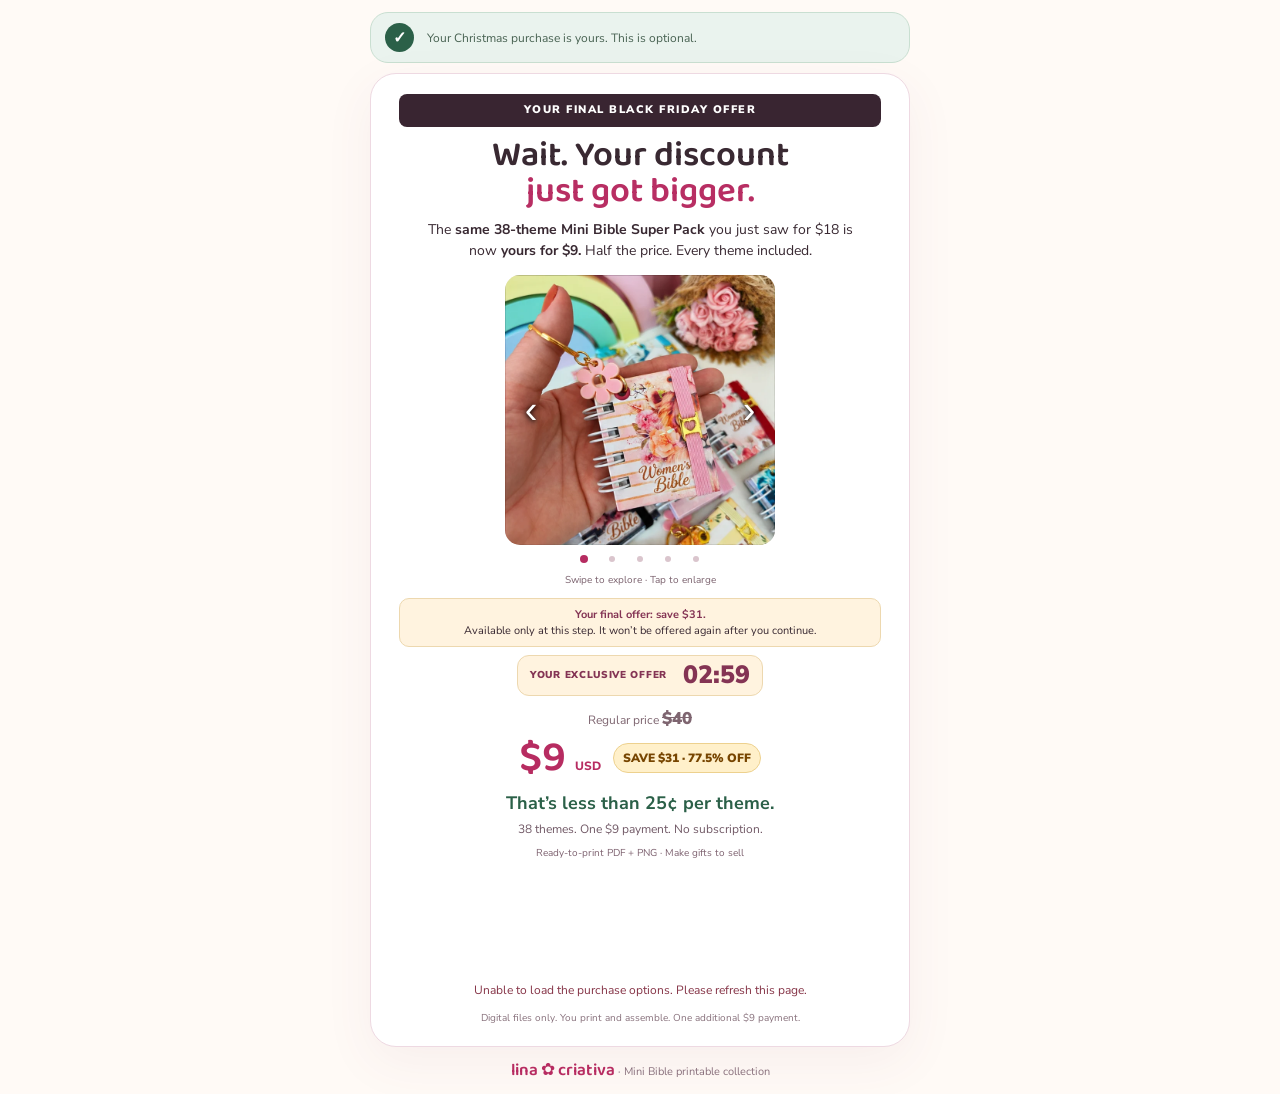
<file: index.html>
<!doctype html><html lang="en-US"><head><meta charset="utf-8"><meta name="viewport" content="width=device-width,initial-scale=1"><meta name="robots" content="noindex,nofollow"><meta name="theme-color" content="#fffaf6"><meta name="description" content="A final $9 offer for the 38-theme Mini Bible printable Super Pack in PDF and PNG."><title>One last offer — 38 Mini Bible themes for $9 | Lina Criativa</title><link rel="preload" as="font" href="./assets/baloo-latin.woff2" type="font/woff2" crossorigin><link rel="stylesheet" href="./compact.css?v=downsell-three-min-3"><script src="./offer-config.js" defer></script><script src="./app.js?v=downsell-three-min-3" defer></script></head><body><main class="shell"><section class="thanks" aria-label="Your purchase"><span class="check" aria-hidden="true">✓</span><div><p>Your Christmas purchase is yours. This is optional.</p></div></section><section class="offer" aria-labelledby="offer-title"><p class="eyebrow">YOUR FINAL BLACK FRIDAY OFFER</p><h2 id="offer-title">Wait. Your discount<br><span>just got bigger.</span></h2><p class="intro">The <strong>same 38-theme Mini Bible Super Pack</strong> you just saw for $18 is now <strong>yours for $9.</strong> Half the price. Every theme included.</p><div class="product"><div class="gallery" role="region" aria-label="Mini Bible photo gallery"><div class="gallery-stage"><div class="gallery-track"><button class="slide zoom" type="button" aria-label="Enlarge photo 1"><img src="./assets/photo-01.webp" alt="Floral Mini Bible keepsake with a flower charm" width="700" height="700" fetchpriority="high"></button><button class="slide zoom" type="button" aria-label="Enlarge photo 2"><img src="./assets/photo-02.webp" alt="Pink floral Mini Bible held in a hand" width="700" height="700" loading="lazy"></button><button class="slide zoom" type="button" aria-label="Enlarge photo 3"><img src="./assets/photo-04.webp" alt="Mini Bible with a cross and botanical cover" width="700" height="700" loading="lazy"></button><button class="slide zoom" type="button" aria-label="Enlarge photo 4"><img src="./assets/photo-03.webp" alt="Printed verse pages inside a Mini Bible" width="700" height="700" loading="lazy"></button><button class="slide zoom" type="button" aria-label="Enlarge photo 5"><img src="./assets/hero.webp" alt="A selection of Mini Bible themes" width="700" height="700" loading="lazy"></button></div><button class="gallery-arrow prev" type="button" aria-label="Previous photo">‹</button><button class="gallery-arrow next" type="button" aria-label="Next photo">›</button></div><div class="gallery-dots"><button type="button" data-slide="0" aria-label="Show photo 1" aria-pressed="true"></button><button type="button" data-slide="1" aria-label="Show photo 2" aria-pressed="false"></button><button type="button" data-slide="2" aria-label="Show photo 3" aria-pressed="false"></button><button type="button" data-slide="3" aria-label="Show photo 4" aria-pressed="false"></button><button type="button" data-slide="4" aria-label="Show photo 5" aria-pressed="false"></button></div><p class="gallery-hint">Swipe to explore · Tap to enlarge</p></div></div><div class="decision"><p class="last-chance"><strong>Your final offer: save $31.</strong><br>Available only at this step. It won’t be offered again after you continue.</p><div class="offer-clock" aria-label="Three-minute countdown"><span>YOUR EXCLUSIVE OFFER</span><strong role="timer" aria-live="off" id="offer-countdown">03:00</strong></div><div class="bf-price"><p class="regular">Regular price <del>$40</del></p><p class="price"><strong>$9 <small>USD</small></strong><span class="saving">SAVE $31 · 77.5% OFF</span></p><p class="theme-value"><strong>That’s less than 25¢ per theme.</strong><span>38 themes. One $9 payment. No subscription.</span></p><p class="bf-note">Ready-to-print PDF + PNG · Make gifts to sell</p></div><!-- HOTMART - Sales Funnel Widget --><div id="hotmart-sales-funnel"></div><p class="widget-status" role="status" hidden>Unable to load the purchase options. Please refresh this page.</p><p class="fine">Digital files only. You print and assemble. One additional $9 payment.</p></div></section></main><footer>lina ✿ criativa <span>· Mini Bible printable collection</span></footer><dialog id="lightbox" aria-label="Enlarged Mini Bible photo"><button type="button" aria-label="Close photo">×</button><img alt=""></dialog><script src="https://checkout.hotmart.com/lib/hotmart-checkout-elements.js" onload="checkoutElements.init('salesFunnel').mount('#hotmart-sales-funnel')" onerror="document.querySelector('.widget-status').hidden=false"></script></body></html>
</file>
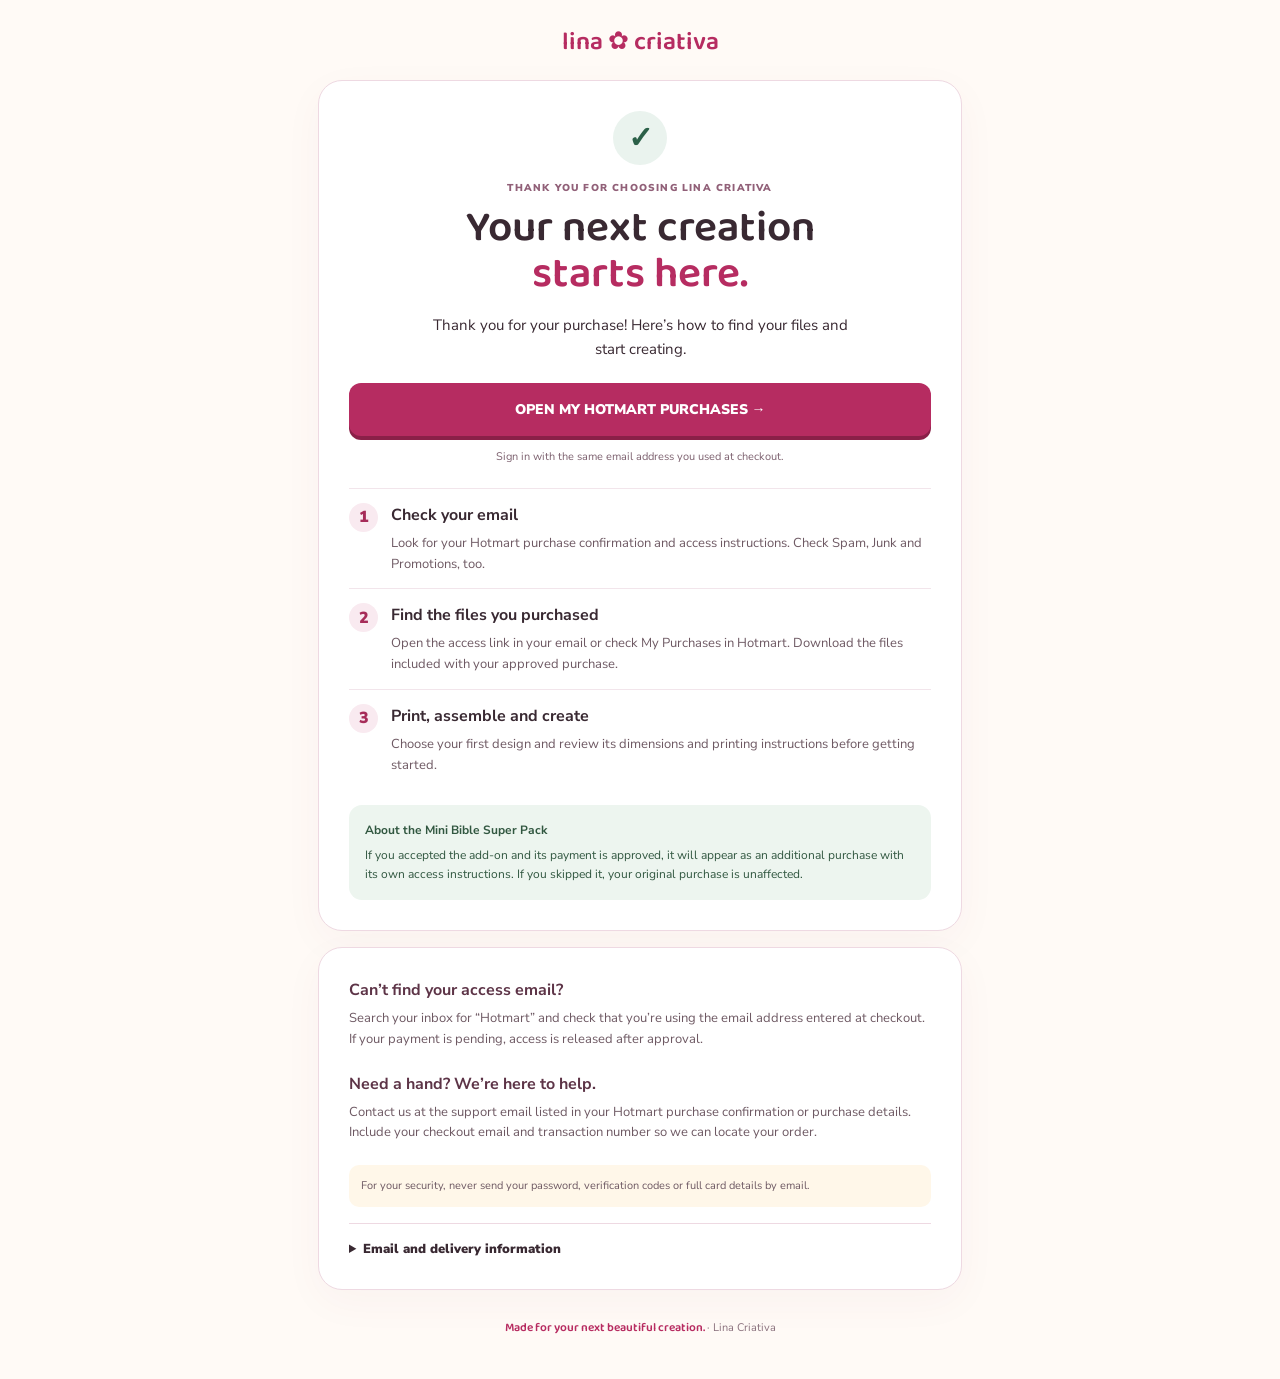
<file: thank-you.html>
<!doctype html>
<html lang="en-US"><head><meta charset="utf-8"><meta name="viewport" content="width=device-width,initial-scale=1"><meta name="robots" content="noindex,nofollow"><meta name="theme-color" content="#fffaf6"><title>Thank you! Your next steps | Lina Criativa</title><link rel="stylesheet" href="./compact.css?v=thank-you-1"><link rel="stylesheet" href="./thank-you.css"></head>
<body><main class="thankyou-shell"><header class="ty-brand">lina ✿ criativa</header><section class="ty-card"><div class="ty-check" aria-hidden="true">✓</div><p class="ty-eyebrow">THANK YOU FOR CHOOSING LINA CRIATIVA</p><h1>Your next creation<br><span>starts here.</span></h1><p class="ty-lead">Thank you for your purchase! Here’s how to find your files and start creating.</p><a class="ty-button" href="https://consumer.hotmart.com/">OPEN MY HOTMART PURCHASES <span aria-hidden="true">→</span></a><p class="ty-button-note">Sign in with the same email address you used at checkout.</p><ol class="ty-steps"><li><span>1</span><div><h2>Check your email</h2><p>Look for your Hotmart purchase confirmation and access instructions. Check Spam, Junk and Promotions, too.</p></div></li><li><span>2</span><div><h2>Find the files you purchased</h2><p>Open the access link in your email or check My Purchases in Hotmart. Download the files included with your approved purchase.</p></div></li><li><span>3</span><div><h2>Print, assemble and create</h2><p>Choose your first design and review its dimensions and printing instructions before getting started.</p></div></li></ol><div class="ty-note"><strong>About the Mini Bible Super Pack</strong><p>If you accepted the add-on and its payment is approved, it will appear as an additional purchase with its own access instructions. If you skipped it, your original purchase is unaffected.</p></div></section><section class="ty-card ty-help"><h2>Can’t find your access email?</h2><p>Search your inbox for “Hotmart” and check that you’re using the email address entered at checkout. If your payment is pending, access is released after approval.</p><h2>Need a hand? We’re here to help.</h2><p>Contact us at the support email listed in your Hotmart purchase confirmation or purchase details. Include your checkout email and transaction number so we can locate your order.</p><p class="ty-security">For your security, never send your password, verification codes or full card details by email.</p><details><summary>Email and delivery information</summary><p>Your purchase confirmation and access instructions are sent to the email address used at checkout. Keep those messages so you can return to your files. If you entered the wrong address or cannot locate your access, contact the support email shown in your Hotmart purchase.</p><p>These are digital files. No physical product is shipped. Printing, materials and assembly are your responsibility. Access covers only the products with approved payments.</p></details></section><footer>Made for your next beautiful creation. <span>· Lina Criativa</span></footer></main></body></html>
</file>
<file: compact.css>
@font-face{font-family:Baloo;src:url('./assets/baloo-latin.woff2') format('woff2');font-display:swap}@font-face{font-family:Nunito;src:url('./assets/nunito-latin.woff2') format('woff2');font-display:swap}*{box-sizing:border-box}body{margin:0;background:#fffaf6;color:#392932;font-family:Nunito,Arial,sans-serif;line-height:1.5}.shell{max-width:760px;margin:26px auto 0;padding:0 20px}.thanks{display:flex;gap:13px;align-items:flex-start;background:#eaf3ee;border:1px solid #c9dfd1;border-radius:18px;padding:18px 22px;margin-bottom:18px}.check{flex:none;border-radius:50%;background:#2b6048;color:#fff;width:29px;height:29px;display:grid;place-items:center;font-weight:900}.thanks h1{font-size:19px;line-height:1.3;margin:0 0 5px;color:#224e3b}.thanks p{font-size:13px;margin:0;color:#486252}.offer{background:#fff;border:1px solid #eed9e2;box-shadow:0 15px 50px #843b5910;border-radius:26px;padding:28px 34px}.eyebrow{text-align:center;text-transform:uppercase;letter-spacing:1.5px;font-size:11px;font-weight:900;color:#ad2b5c;margin:0 0 10px}.offer h2{font-family:Baloo,Georgia,serif;font-size:43px;line-height:1.04;text-align:center;font-weight:600;margin:0}.offer h2 span{color:#b82e63}.intro{text-align:center;max-width:590px;margin:14px auto 20px;font-size:16px;line-height:1.5}.product{display:grid;grid-template-columns:165px 1fr;gap:24px;align-items:center}.product img{width:165px;height:210px;object-fit:cover;border-radius:16px}.product ul{list-style:none;padding:0;margin:0;font-size:14px}.product li{position:relative;padding:5px 0 5px 20px}.product li:before{content:'✓';position:absolute;left:0;color:#2b6048;font-weight:900}.bonus{font-size:12px;color:#7b626e;line-height:1.45;border-top:1px solid #f0e2e8;padding-top:10px;margin:10px 0 0}.decision{margin-top:18px}.price{display:flex;align-items:center;justify-content:center;gap:14px;flex-wrap:wrap;margin:0 0 12px}.price>span{font-size:12px;color:#79616e}.price strong{color:#b72c61;font-family:Baloo,Georgia,serif;font-size:46px;font-weight:600;line-height:1.1}.price small{font:800 12px Nunito}.accept{display:block;text-align:center;text-decoration:none;font-size:15px;font-weight:900;line-height:1.3;color:white;background:#b62c61;box-shadow:0 5px 0 #8a2048;border-radius:13px;padding:17px 14px}.accept:focus-visible,.decline:focus-visible{outline:3px solid #285848;outline-offset:5px}.decline{display:block;text-align:center;font-size:12px;color:#78616b;margin-top:20px;text-underline-offset:4px}.fine{text-align:center;font-size:11px;color:#88717c;line-height:1.5;margin:12px 0 0}footer{text-align:center;font:20px Baloo,Georgia,serif;color:#b72c61;padding:16px 20px}footer span{font:11px Nunito;color:#8a717d}@media(max-width:600px){.shell{margin-top:12px;padding:0 12px}.thanks{padding:13px;gap:10px;margin-bottom:12px;border-radius:15px}.thanks h1{font-size:16px}.thanks p{font-size:11px}.check{width:25px;height:25px}.offer{padding:20px 16px;border-radius:20px}.eyebrow{font-size:9px;letter-spacing:1px;margin-bottom:10px}.offer h2{font-size:33px}.intro{font-size:13px;margin:11px auto 15px}.product{grid-template-columns:103px 1fr;gap:12px}.product img{width:103px;height:161px;border-radius:11px}.product ul{font-size:11px;line-height:1.45}.product li{padding:4px 0 4px 14px}.bonus{font-size:10px;margin-top:7px;padding-top:7px}.decision{margin-top:14px}.price{gap:9px;margin-bottom:10px}.price>span{font-size:10px}.price strong{font-size:40px}.accept{font-size:13px;padding:14px 10px}.decline{font-size:11px;margin-top:17px}.fine{font-size:10px;margin-top:10px}footer{padding:12px;font-size:18px}}
.bf-price{text-align:center;margin-bottom:13px}.regular{font-size:12px;color:#7e6570;margin:0 0 3px}.regular del{font-weight:900;font-size:17px}.bf-price .price{margin:0;gap:12px}.saving{background:#fff0ca;border:1px solid #edd18e;color:#774500!important;font-weight:900;padding:5px 9px;border-radius:30px}.bf-note{font-size:10px;color:#7d616f;margin:5px 0 0}.eyebrow{background:#392531;color:#fff;border-radius:8px;padding:8px 6px}.offer h2{font-size:39px}@media(max-width:600px){.offer h2{font-size:30px}.intro{font-size:12px;line-height:1.45;margin:10px auto 13px}.eyebrow{font-size:9px;padding:7px 4px}.bf-price{margin-bottom:11px}.regular{font-size:10px}.regular del{font-size:14px}.bf-note{font-size:9px}.saving{font-size:9px!important;padding:4px 7px}.decision{margin-top:12px}.accept{font-size:13px}}

/* Photo gallery and compact mobile layout */
[hidden]{display:none!important}.product{grid-template-columns:220px minmax(0,1fr);gap:20px}.gallery{min-width:0}.gallery-stage{position:relative;border-radius:15px;overflow:hidden;background:#f8efed}.gallery-track{display:flex;overflow-x:auto;scroll-snap-type:x mandatory;scrollbar-width:none;overscroll-behavior-x:contain}.gallery-track::-webkit-scrollbar{display:none}.slide{flex:0 0 100%;min-width:0;scroll-snap-align:start;padding:0;border:0;background:none;cursor:zoom-in}.product .slide img{display:block;width:100%;height:auto;aspect-ratio:1;object-fit:contain;border-radius:0}.gallery-arrow{position:absolute;top:50%;transform:translateY(-50%);width:34px;height:44px;border:0;border-radius:10px;background:#ffffffed;color:#6e2541;font-size:28px;cursor:pointer;box-shadow:0 2px 8px #0002}.prev{left:4px}.next{right:4px}.gallery-dots{display:flex;justify-content:center;gap:0}.gallery-dots button{position:relative;width:28px;height:28px;border:0;background:none;cursor:pointer}.gallery-dots button:after{content:'';position:absolute;width:6px;height:6px;left:11px;top:11px;border-radius:50%;background:#dac5cd}.gallery-dots button[aria-pressed=true]:after{background:#b62c61;width:8px;height:8px;left:10px;top:10px}.gallery-hint{text-align:center;font-size:10px;color:#7b626e;margin:0}.last-chance{background:#fff3df;border:1px solid #edd8af;border-radius:10px;padding:10px;font-size:12px;line-height:1.4;text-align:center;margin:0 0 13px}.last-chance strong{color:#843454}.widget-status{font-size:12px;text-align:center;color:#853346}#hotmart-sales-funnel{width:100%;min-height:100px}#hotmart-sales-funnel iframe{max-width:100%}button:focus-visible{outline:3px solid #285848;outline-offset:2px}#lightbox{border:0;border-radius:18px;padding:10px;background:#fff;max-width:94vw;max-height:94dvh}#lightbox::backdrop{background:#20131dcc}#lightbox img{display:block;max-width:86vw;max-height:82dvh;object-fit:contain}#lightbox>button{display:block;margin-left:auto;border:0;background:#fff;width:44px;height:44px;font-size:30px;cursor:pointer}
@media(max-width:600px){.shell{padding:0 10px;margin-top:10px}.offer{padding:17px 14px}.thanks{padding:11px;margin-bottom:10px}.thanks h1{font-size:15px}.thanks p{font-size:11px}.offer h2{font-size:29px}.product{grid-template-columns:145px minmax(0,1fr);gap:12px}.product ul{font-size:11px}.product li{padding-top:3px;padding-bottom:3px}.bonus{font-size:10px}.gallery-arrow{width:30px;height:44px}.gallery-hint{font-size:9px}.last-chance{font-size:11px;padding:9px;margin-bottom:10px}.fine{font-size:10px}.intro{font-size:12px}.eyebrow{letter-spacing:.7px}.decision{margin-top:13px}}
@media(max-width:360px){.product{grid-template-columns:125px minmax(0,1fr);gap:9px}.offer h2{font-size:26px}}
@media(prefers-reduced-motion:reduce){.gallery-track{scroll-behavior:auto}}

/* Larger product photos and transparent navigation */
.product{grid-template-columns:280px minmax(0,1fr)}.gallery-arrow{background:transparent;box-shadow:none;color:white;text-shadow:0 1px 4px #000,0 0 8px #0009;font-size:38px;width:44px;height:48px}.offer-clock{display:flex;align-items:center;justify-content:center;gap:16px;margin:0 auto 14px;padding:10px 16px;border-radius:12px;background:#fff3df;border:1px solid #edd8af;width:fit-content}.offer-clock span{font-size:10px;font-weight:900;letter-spacing:.7px;color:#843454}.offer-clock strong{font-size:29px;font-weight:900;font-variant-numeric:tabular-nums;line-height:1;color:#843454}.last-chance{margin-bottom:8px}@media(max-width:600px){.product{grid-template-columns:minmax(0,1fr);gap:13px}.gallery{width:100%;max-width:340px;margin-inline:auto}.product ul{font-size:12px;display:grid;grid-template-columns:1fr 1fr;gap:3px 10px}.bonus{font-size:11px}.offer-clock{gap:14px}.gallery-hint{font-size:10px}}

.theme-value{display:grid;gap:3px;text-align:center;margin:12px 0 8px}.theme-value strong{font-size:18px;color:#2b6048}.theme-value span{font-size:12px;color:#715966}@media(max-width:600px){.offer h2{font-size:28px}.theme-value strong{font-size:17px}}

#hotmart-sales-funnel{min-width:0;overflow:hidden}#hotmart-sales-funnel iframe{display:block;width:100%!important;max-width:100%!important;min-width:0!important}


/* Short final-offer layout */
.shell{max-width:580px;margin-top:12px}.thanks{padding:10px 14px;align-items:center;margin-bottom:10px}.thanks p{font-size:12px}.offer{padding:20px 28px}.offer h2{font-size:35px}.intro{font-size:14px;margin:10px auto 14px;max-width:440px}.product{display:block}.gallery{width:100%;max-width:270px;margin-inline:auto}.decision{margin-top:10px}.offer-clock{padding:7px 12px;margin-bottom:10px}.offer-clock strong{font-size:25px}.bf-price{margin-bottom:8px}.theme-value{margin-top:8px}.price strong{font-size:43px}.last-chance{font-size:11px;padding:8px}.fine{font-size:10px}footer{padding:10px;font-size:17px}@media(max-width:600px){.shell{margin-top:8px}.offer{padding:16px 16px}.offer h2{font-size:30px}.intro{font-size:12px;margin:8px auto 12px}.gallery{max-width:290px}.thanks p{font-size:10px}.thanks{padding:8px 10px}.theme-value strong{font-size:16px}.theme-value span{font-size:11px}.eyebrow{margin-bottom:9px}}
</file>
<file: thank-you.css>
.thankyou-shell{max-width:680px;margin:0 auto;padding:22px 18px}.ty-brand{text-align:center;font:25px Baloo,Georgia,serif;color:#b62c61;margin-bottom:18px}.ty-card{background:#fff;border:1px solid #eed9e2;border-radius:24px;padding:30px;box-shadow:0 12px 40px #843b590a;margin-bottom:16px}.ty-check{display:grid;place-items:center;width:54px;height:54px;border-radius:50%;background:#eaf3ee;color:#2b6048;font-size:30px;font-weight:900;margin:0 auto 15px}.ty-eyebrow{text-align:center;letter-spacing:1.2px;font-size:10px;font-weight:900;color:#916078}.ty-card h1{font:600 43px/1.06 Baloo,Georgia,serif;text-align:center;margin:10px 0}.ty-card h1 span{color:#b62c61}.ty-lead{text-align:center;font-size:15px;max-width:440px;margin:16px auto 22px}.ty-button{display:block;background:#b62c61;color:#fff;text-align:center;text-decoration:none;font-weight:900;font-size:14px;border-radius:12px;padding:16px 12px;box-shadow:0 4px 0 #8a2048}.ty-button:focus-visible,summary:focus-visible{outline:3px solid #285848;outline-offset:5px}.ty-button-note{text-align:center;font-size:11px;color:#7d616f;margin:12px 0 22px}.ty-steps{list-style:none;padding:0;margin:0}.ty-steps li{display:flex;gap:13px;padding:14px 0;border-top:1px solid #f2e5eb}.ty-steps li>span{flex:none;width:29px;height:29px;border-radius:50%;background:#f9eaf0;color:#a62c59;display:grid;place-items:center;font-weight:900}.ty-card h2{font-size:16px;margin:0 0 6px}.ty-card p{line-height:1.6}.ty-steps p{font-size:13px;margin:0;color:#6e5963}.ty-note{background:#edf5ef;border-radius:13px;padding:16px;margin-top:15px;color:#315740;font-size:12px}.ty-note p{margin:7px 0 0}.ty-help>p{font-size:13px;color:#6e5963;margin:0 0 22px}.ty-help h2{color:#5d3447}.ty-help .ty-security{font-size:11px;background:#fff7e9;padding:12px;border-radius:10px;margin-bottom:16px}details{border-top:1px solid #eed9e2;padding-top:16px}summary{font-size:13px;font-weight:900;cursor:pointer}details p{font-size:12px;color:#6e5963}footer{font-size:12px;padding:12px 4px 20px}@media(max-width:600px){.thankyou-shell{padding:14px 12px}.ty-card{padding:23px 18px;border-radius:20px}.ty-card h1{font-size:36px}.ty-lead{font-size:14px}.ty-button{font-size:12px;min-height:48px}.ty-eyebrow{font-size:9px;letter-spacing:.7px}.ty-steps p,.ty-help>p{font-size:12px}.ty-brand{margin-bottom:12px}}
</file>
